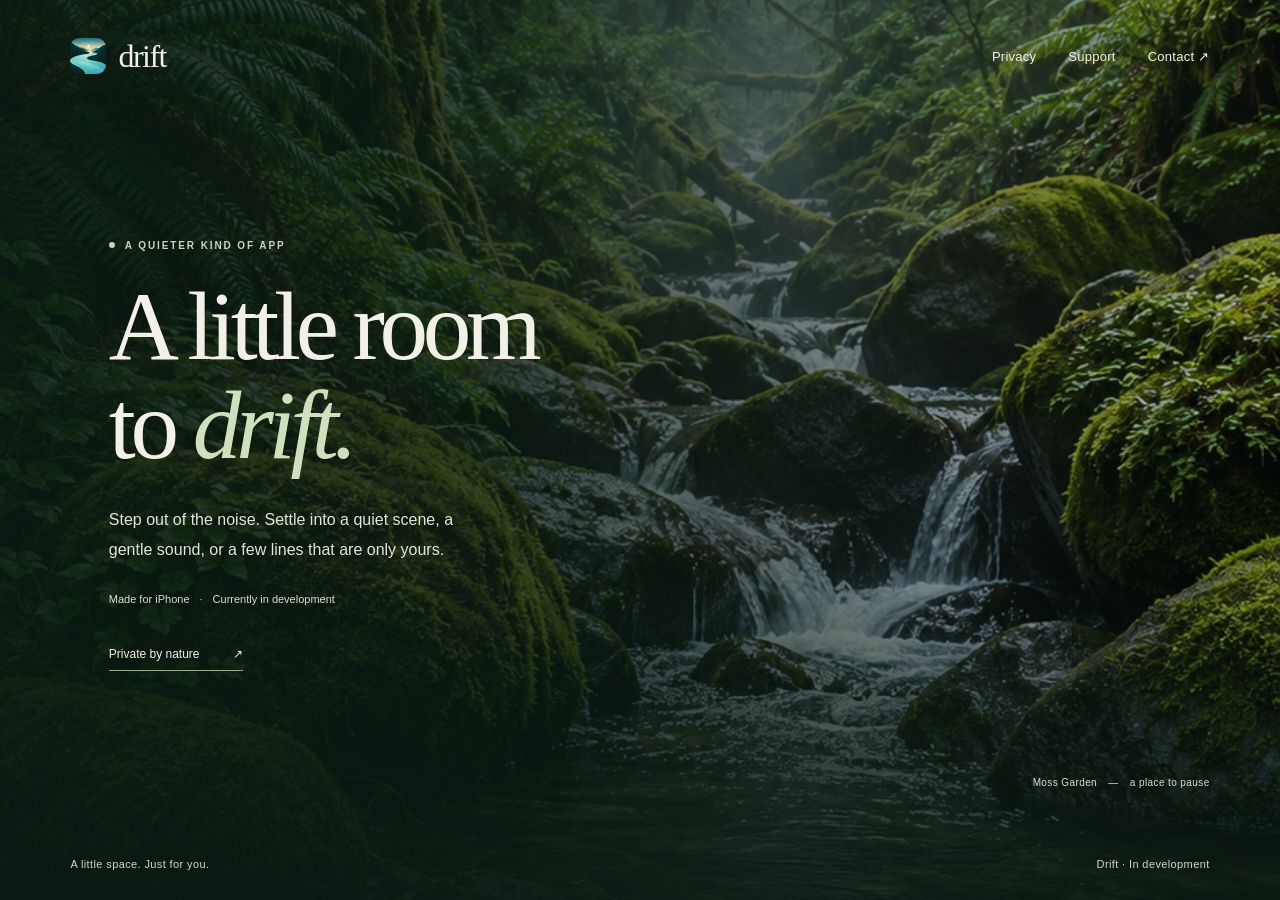
<file: index.html>
<!doctype html>
<html lang="en">
<head>
  <meta charset="utf-8">
  <meta name="viewport" content="width=device-width, initial-scale=1">
  <meta name="color-scheme" content="dark">
  <meta name="description" content="An offline calming app for iPhone. Quiet scenes, gentle sounds, and an optional private Five Lines journal. Currently in development.">
  <title>Drift — A little room to drift</title>
  <link rel="canonical" href="https://shortycorgi.github.io/drift-website/">
  <meta property="og:type" content="website">
  <meta property="og:site_name" content="Drift">
  <meta property="og:title" content="Drift — A little room to drift">
  <meta property="og:description" content="An offline calming app for iPhone. Quiet scenes, gentle sounds, and an optional private Five Lines journal. Currently in development.">
  <meta property="og:url" content="https://shortycorgi.github.io/drift-website/">
  <meta property="og:image" content="https://shortycorgi.github.io/drift-website/assets/app-icon.png">
  <meta property="og:image:alt" content="Drift app icon">
  <meta name="referrer" content="no-referrer">
  <link rel="icon" type="image/png" href="./assets/app-icon.png">
  <link rel="stylesheet" href="./styles.css?v=c49a6e7a7d03">
</head>
<body class="home">
  <a class="skip-link" href="#main">Skip to content</a>
  <header class="site-header"><a class="brand" href="./" aria-label="Drift home"><img src="./assets/app-icon.png" width="36" height="36" alt=""><span>drift</span></a><nav aria-label="Main navigation"><a href="./privacy/">Privacy</a><a href="./support/">Support</a><a href="mailto:andylam1102@gmail.com">Contact<span class="sr-only"> by email</span> <span aria-hidden="true">↗</span></a></nav></header>
  <main id="main" class="hero"><div class="hero-content"><p class="eyebrow"><span aria-hidden="true"></span> A quieter kind of app</p><h1>A little room<br>to <em>drift.</em></h1><p class="hero-description">Step out of the noise. Settle into a quiet scene, a gentle sound, or a few lines that are only yours.</p><div class="hero-details"><span>Made for iPhone</span><span aria-hidden="true">·</span><span>Currently in development</span></div><a class="text-link" href="./privacy/">Private by nature <span aria-hidden="true">↗</span></a></div><p class="scene-caption">Moss Garden <span aria-hidden="true">—</span> a place to pause</p></main>
  <footer class="site-footer"><span>A little space. Just for you.</span><span>Drift · In development</span></footer>
</body>
</html>
</file>
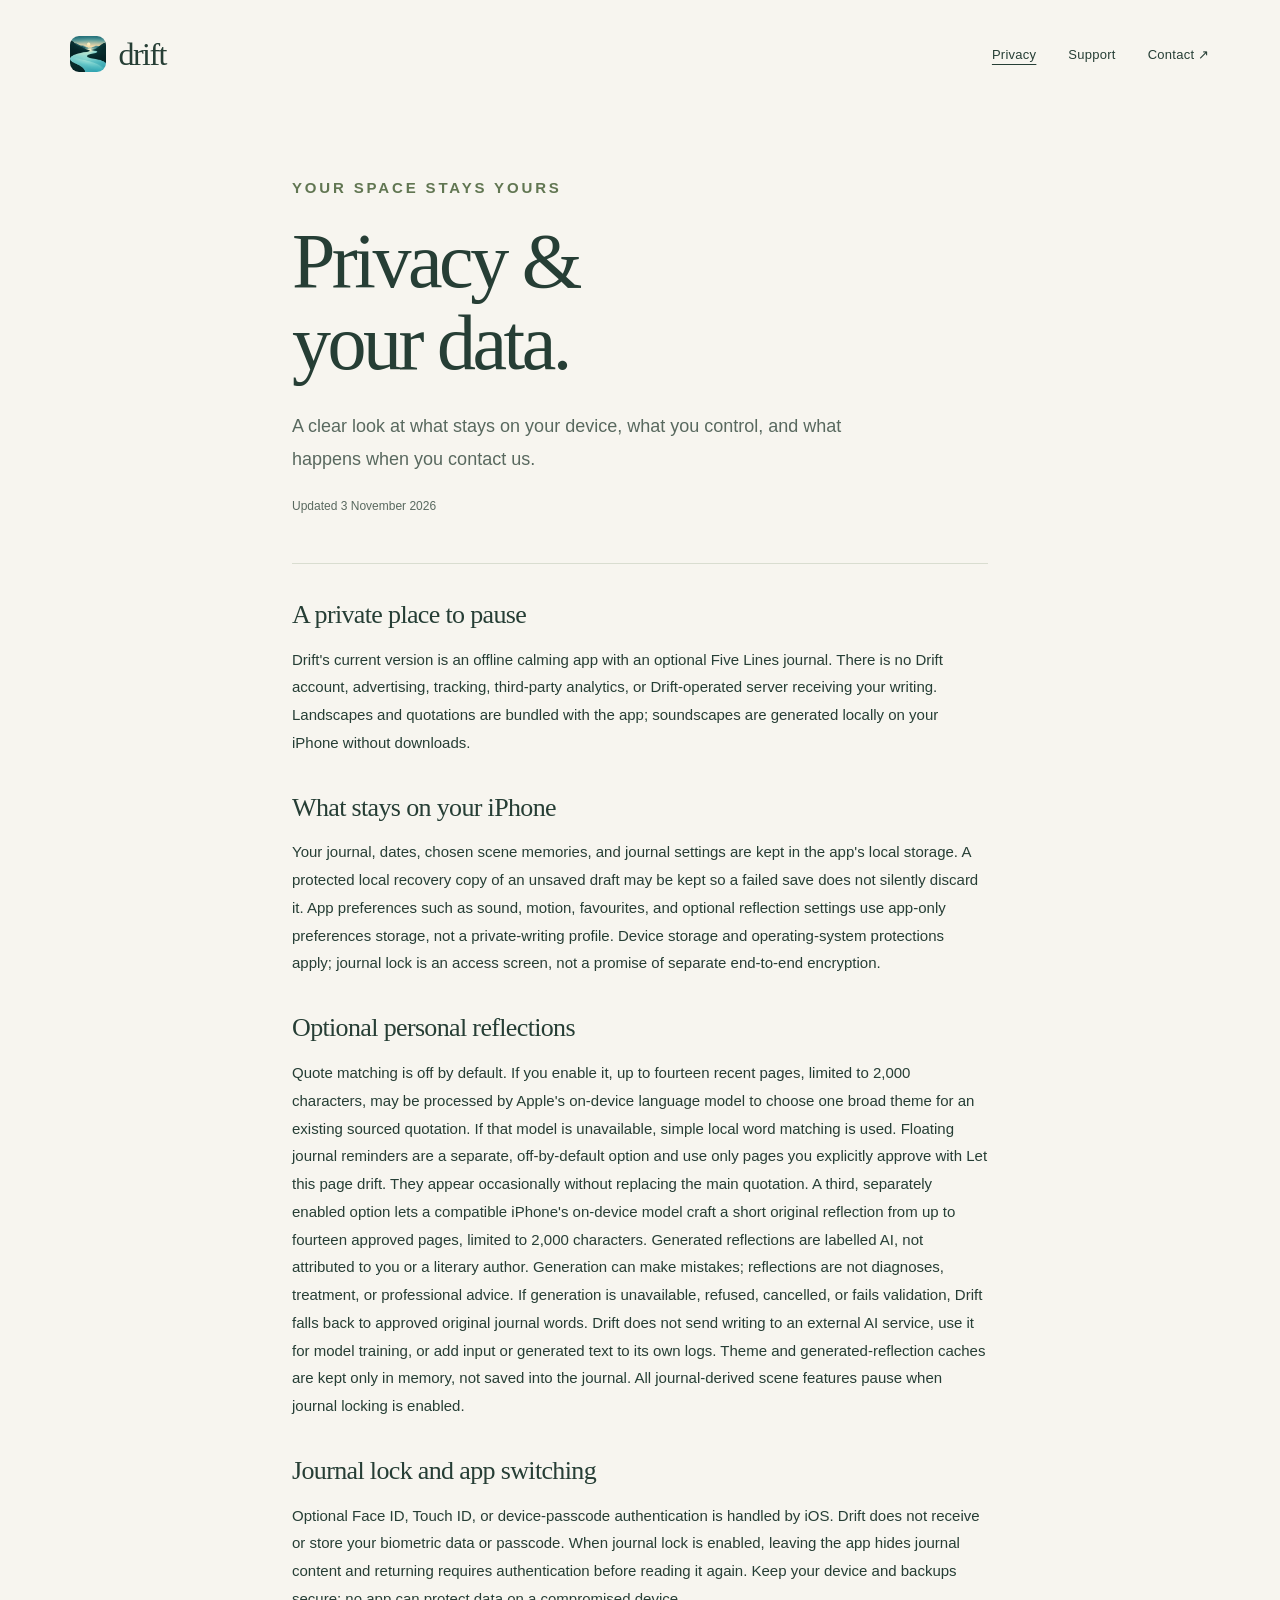
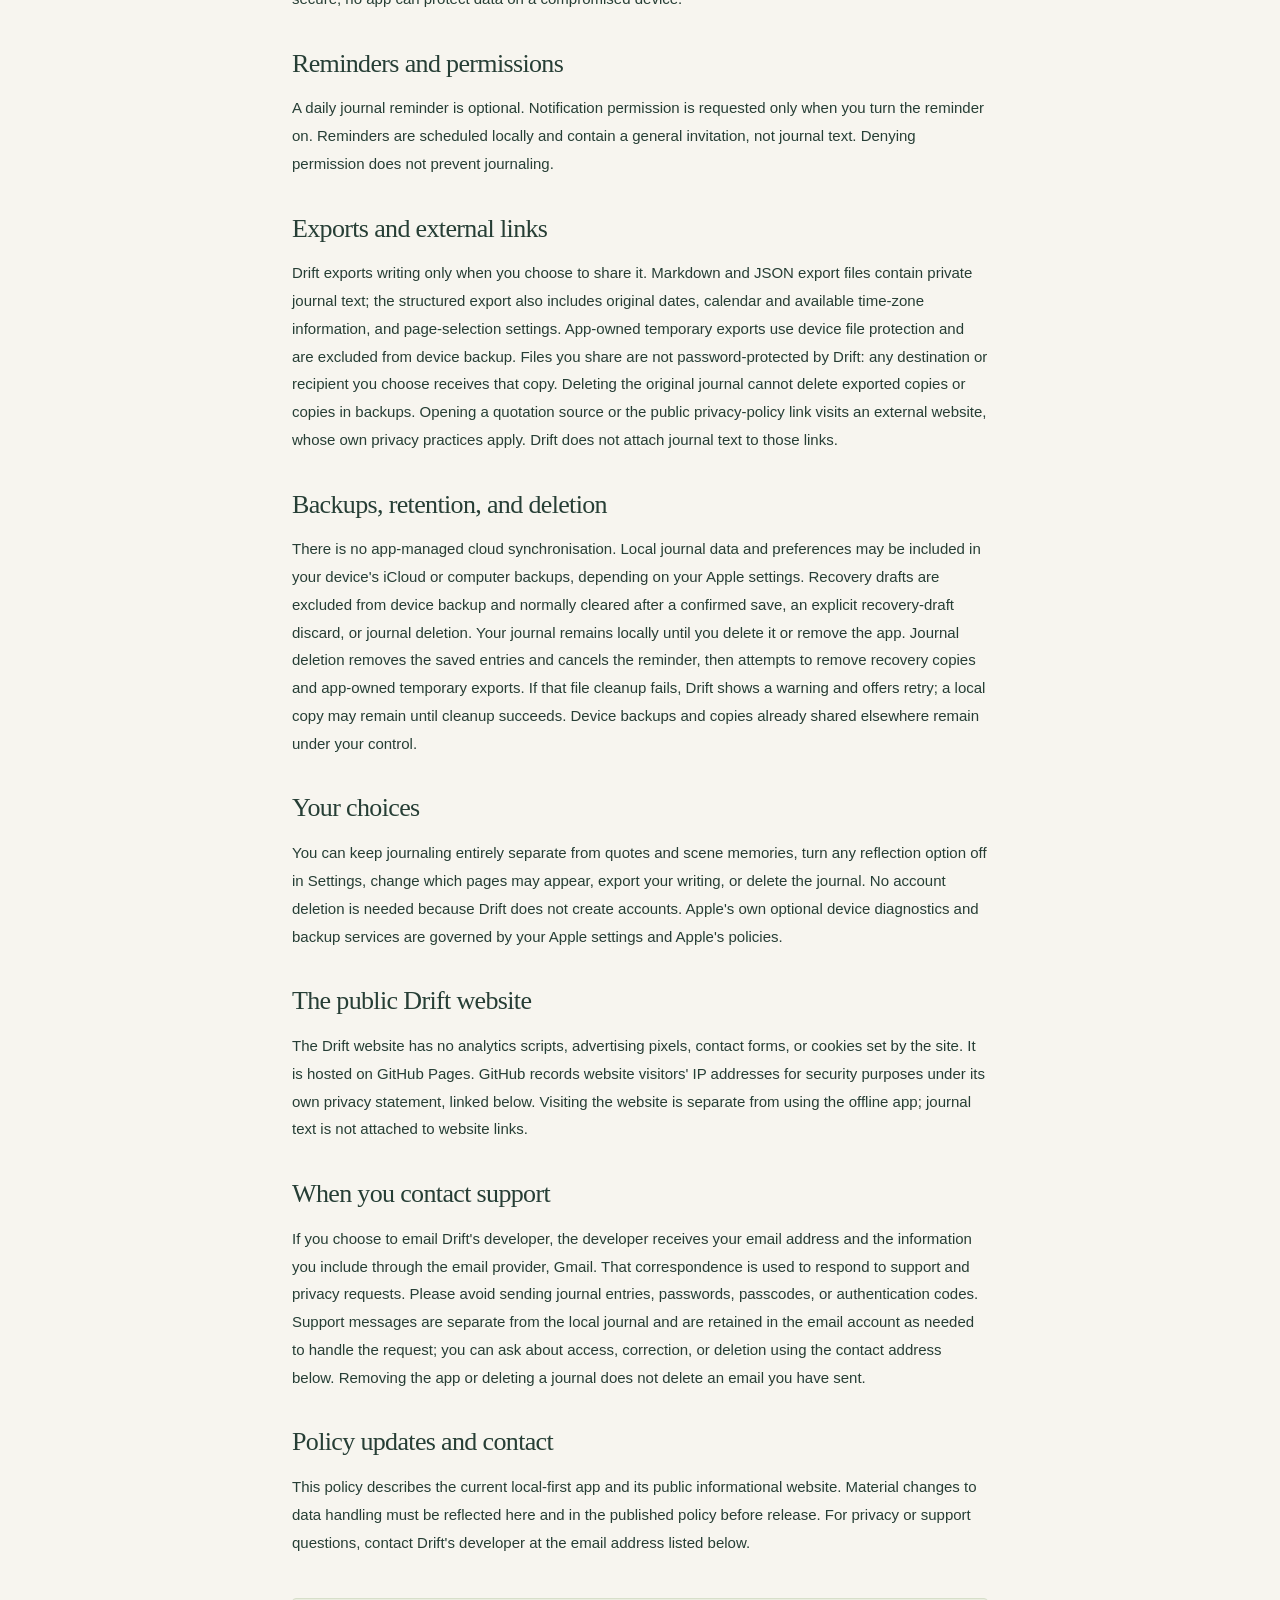
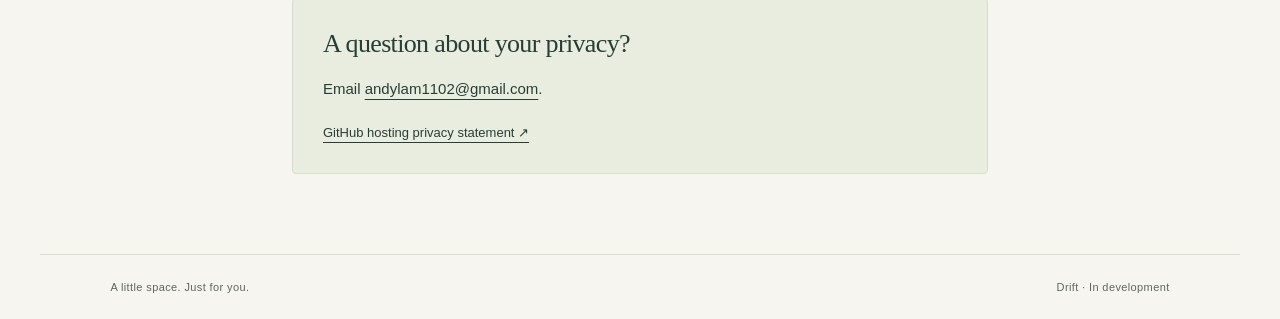
<file: privacy/index.html>
<!doctype html>
<html lang="en">
<head>
  <meta charset="utf-8">
  <meta name="viewport" content="width=device-width, initial-scale=1">
  <meta name="color-scheme" content="light">
  <meta name="description" content="How Drift handles your journal, local storage, optional reflections, and support requests. Read the current privacy policy.">
  <title>Privacy &amp; your data — Drift</title>
  <link rel="canonical" href="https://shortycorgi.github.io/drift-website/privacy/">
  <meta property="og:type" content="website">
  <meta property="og:site_name" content="Drift">
  <meta property="og:title" content="Privacy &amp; your data — Drift">
  <meta property="og:description" content="How Drift handles your journal, local storage, optional reflections, and support requests. Read the current privacy policy.">
  <meta property="og:url" content="https://shortycorgi.github.io/drift-website/privacy/">
  <meta property="og:image" content="https://shortycorgi.github.io/drift-website/assets/app-icon.png">
  <meta property="og:image:alt" content="Drift app icon">
  <meta name="referrer" content="no-referrer">
  <link rel="icon" type="image/png" href="../assets/app-icon.png">
  <link rel="stylesheet" href="../styles.css?v=c49a6e7a7d03">
</head>
<body class="document">
  <a class="skip-link" href="#main">Skip to content</a>
  <header class="site-header"><a class="brand" href="../" aria-label="Drift home"><img src="../assets/app-icon.png" width="36" height="36" alt=""><span>drift</span></a><nav aria-label="Main navigation"><a href="../privacy/" aria-current="page">Privacy</a><a href="../support/">Support</a><a href="mailto:andylam1102@gmail.com">Contact<span class="sr-only"> by email</span> <span aria-hidden="true">↗</span></a></nav></header>
  <main id="main" class="reading"><div class="page-heading"><p class="eyebrow">Your space stays yours</p><h1>Privacy &amp;<br>your data.</h1><p class="intro">A clear look at what stays on your device, what you control, and what happens when you contact us.</p><p class="updated">Updated 3 November 2026</p></div><div class="policy-sections"><section id="overview" data-policy-section="overview"><h2>A private place to pause</h2><p>Drift&#39;s current version is an offline calming app with an optional Five Lines journal. There is no Drift account, advertising, tracking, third-party analytics, or Drift-operated server receiving your writing. Landscapes and quotations are bundled with the app; soundscapes are generated locally on your iPhone without downloads.</p></section>
<section id="storage" data-policy-section="storage"><h2>What stays on your iPhone</h2><p>Your journal, dates, chosen scene memories, and journal settings are kept in the app&#39;s local storage. A protected local recovery copy of an unsaved draft may be kept so a failed save does not silently discard it. App preferences such as sound, motion, favourites, and optional reflection settings use app-only preferences storage, not a private-writing profile. Device storage and operating-system protections apply; journal lock is an access screen, not a promise of separate end-to-end encryption.</p></section>
<section id="reflections" data-policy-section="reflections"><h2>Optional personal reflections</h2><p>Quote matching is off by default. If you enable it, up to fourteen recent pages, limited to 2,000 characters, may be processed by Apple&#39;s on-device language model to choose one broad theme for an existing sourced quotation. If that model is unavailable, simple local word matching is used. Floating journal reminders are a separate, off-by-default option and use only pages you explicitly approve with Let this page drift. They appear occasionally without replacing the main quotation. A third, separately enabled option lets a compatible iPhone&#39;s on-device model craft a short original reflection from up to fourteen approved pages, limited to 2,000 characters. Generated reflections are labelled AI, not attributed to you or a literary author. Generation can make mistakes; reflections are not diagnoses, treatment, or professional advice. If generation is unavailable, refused, cancelled, or fails validation, Drift falls back to approved original journal words. Drift does not send writing to an external AI service, use it for model training, or add input or generated text to its own logs. Theme and generated-reflection caches are kept only in memory, not saved into the journal. All journal-derived scene features pause when journal locking is enabled.</p></section>
<section id="lock" data-policy-section="lock"><h2>Journal lock and app switching</h2><p>Optional Face ID, Touch ID, or device-passcode authentication is handled by iOS. Drift does not receive or store your biometric data or passcode. When journal lock is enabled, leaving the app hides journal content and returning requires authentication before reading it again. Keep your device and backups secure; no app can protect data on a compromised device.</p></section>
<section id="reminders" data-policy-section="reminders"><h2>Reminders and permissions</h2><p>A daily journal reminder is optional. Notification permission is requested only when you turn the reminder on. Reminders are scheduled locally and contain a general invitation, not journal text. Denying permission does not prevent journaling.</p></section>
<section id="sharing" data-policy-section="sharing"><h2>Exports and external links</h2><p>Drift exports writing only when you choose to share it. Markdown and JSON export files contain private journal text; the structured export also includes original dates, calendar and available time-zone information, and page-selection settings. App-owned temporary exports use device file protection and are excluded from device backup. Files you share are not password-protected by Drift: any destination or recipient you choose receives that copy. Deleting the original journal cannot delete exported copies or copies in backups. Opening a quotation source or the public privacy-policy link visits an external website, whose own privacy practices apply. Drift does not attach journal text to those links.</p></section>
<section id="backups" data-policy-section="backups"><h2>Backups, retention, and deletion</h2><p>There is no app-managed cloud synchronisation. Local journal data and preferences may be included in your device&#39;s iCloud or computer backups, depending on your Apple settings. Recovery drafts are excluded from device backup and normally cleared after a confirmed save, an explicit recovery-draft discard, or journal deletion. Your journal remains locally until you delete it or remove the app. Journal deletion removes the saved entries and cancels the reminder, then attempts to remove recovery copies and app-owned temporary exports. If that file cleanup fails, Drift shows a warning and offers retry; a local copy may remain until cleanup succeeds. Device backups and copies already shared elsewhere remain under your control.</p></section>
<section id="control" data-policy-section="control"><h2>Your choices</h2><p>You can keep journaling entirely separate from quotes and scene memories, turn any reflection option off in Settings, change which pages may appear, export your writing, or delete the journal. No account deletion is needed because Drift does not create accounts. Apple&#39;s own optional device diagnostics and backup services are governed by your Apple settings and Apple&#39;s policies.</p></section>
<section id="website" data-policy-section="website"><h2>The public Drift website</h2><p>The Drift website has no analytics scripts, advertising pixels, contact forms, or cookies set by the site. It is hosted on GitHub Pages. GitHub records website visitors&#39; IP addresses for security purposes under its own privacy statement, linked below. Visiting the website is separate from using the offline app; journal text is not attached to website links.</p></section>
<section id="support" data-policy-section="support"><h2>When you contact support</h2><p>If you choose to email Drift&#39;s developer, the developer receives your email address and the information you include through the email provider, Gmail. That correspondence is used to respond to support and privacy requests. Please avoid sending journal entries, passwords, passcodes, or authentication codes. Support messages are separate from the local journal and are retained in the email account as needed to handle the request; you can ask about access, correction, or deletion using the contact address below. Removing the app or deleting a journal does not delete an email you have sent.</p></section>
<section id="changes" data-policy-section="changes"><h2>Policy updates and contact</h2><p>This policy describes the current local-first app and its public informational website. Material changes to data handling must be reflected here and in the published policy before release. For privacy or support questions, contact Drift&#39;s developer at the email address listed below.</p></section></div><aside class="contact-panel" aria-label="Privacy contact"><h2>A question about your privacy?</h2><p>Email <a href="mailto:andylam1102@gmail.com">andylam1102@gmail.com</a>.</p><p class="small"><a href="https://docs.github.com/en/site-policy/privacy-policies/github-general-privacy-statement" rel="noreferrer">GitHub hosting privacy statement <span aria-hidden="true">↗</span></a></p></aside></main>
  <footer class="site-footer"><span>A little space. Just for you.</span><span>Drift · In development</span></footer>
</body>
</html>
</file>
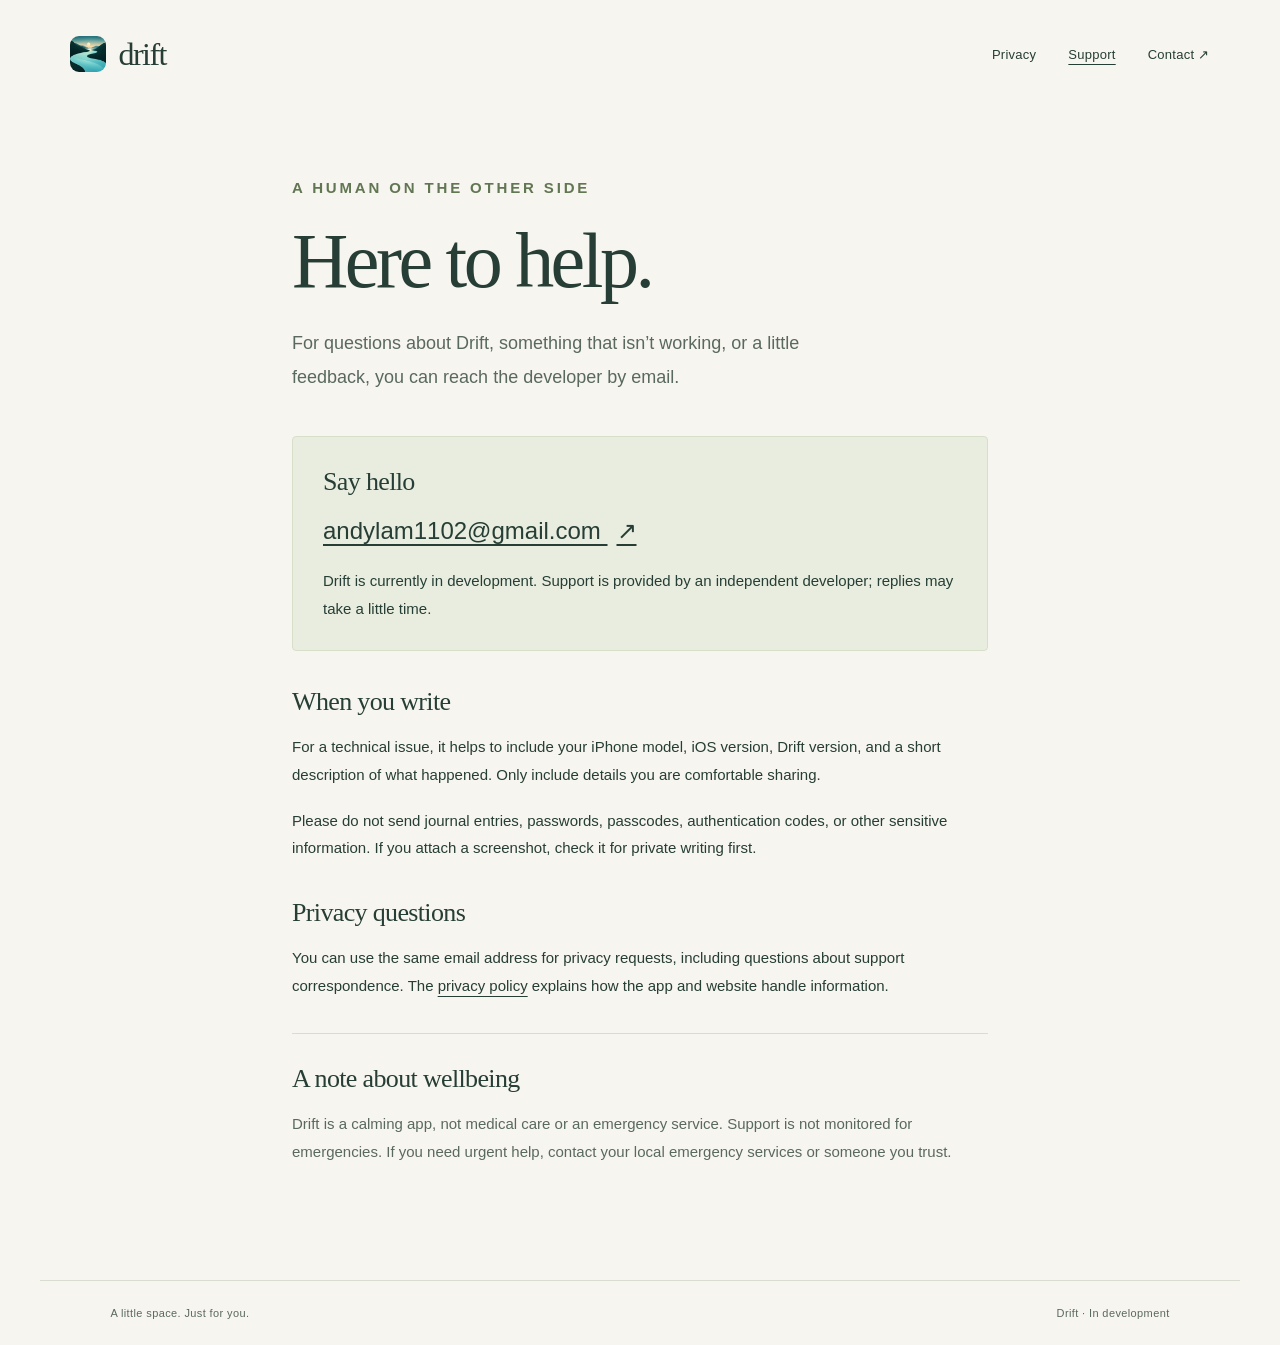
<file: support/index.html>
<!doctype html>
<html lang="en">
<head>
  <meta charset="utf-8">
  <meta name="viewport" content="width=device-width, initial-scale=1">
  <meta name="color-scheme" content="light">
  <meta name="description" content="Contact the developer for help with Drift, feedback, or privacy questions. Please do not send journal entries or sensitive information.">
  <title>Support — Drift</title>
  <link rel="canonical" href="https://shortycorgi.github.io/drift-website/support/">
  <meta property="og:type" content="website">
  <meta property="og:site_name" content="Drift">
  <meta property="og:title" content="Support — Drift">
  <meta property="og:description" content="Contact the developer for help with Drift, feedback, or privacy questions. Please do not send journal entries or sensitive information.">
  <meta property="og:url" content="https://shortycorgi.github.io/drift-website/support/">
  <meta property="og:image" content="https://shortycorgi.github.io/drift-website/assets/app-icon.png">
  <meta property="og:image:alt" content="Drift app icon">
  <meta name="referrer" content="no-referrer">
  <link rel="icon" type="image/png" href="../assets/app-icon.png">
  <link rel="stylesheet" href="../styles.css?v=c49a6e7a7d03">
</head>
<body class="document">
  <a class="skip-link" href="#main">Skip to content</a>
  <header class="site-header"><a class="brand" href="../" aria-label="Drift home"><img src="../assets/app-icon.png" width="36" height="36" alt=""><span>drift</span></a><nav aria-label="Main navigation"><a href="../privacy/">Privacy</a><a href="../support/" aria-current="page">Support</a><a href="mailto:andylam1102@gmail.com">Contact<span class="sr-only"> by email</span> <span aria-hidden="true">↗</span></a></nav></header>
  <main id="main" class="reading support-page"><div class="page-heading"><p class="eyebrow">A human on the other side</p><h1>Here to help.</h1><p class="intro">For questions about Drift, something that isn’t working, or a little feedback, you can reach the developer by email.</p></div><section class="contact-panel"><h2>Say hello</h2><a class="email-link" href="mailto:andylam1102@gmail.com">andylam1102@gmail.com <span aria-hidden="true">↗</span></a><p>Drift is currently in development. Support is provided by an independent developer; replies may take a little time.</p></section><section><h2>When you write</h2><p>For a technical issue, it helps to include your iPhone model, iOS version, Drift version, and a short description of what happened. Only include details you are comfortable sharing.</p><p>Please do not send journal entries, passwords, passcodes, authentication codes, or other sensitive information. If you attach a screenshot, check it for private writing first.</p></section><section><h2>Privacy questions</h2><p>You can use the same email address for privacy requests, including questions about support correspondence. The <a href="../privacy/">privacy policy</a> explains how the app and website handle information.</p></section><section class="quiet-note"><h2>A note about wellbeing</h2><p>Drift is a calming app, not medical care or an emergency service. Support is not monitored for emergencies. If you need urgent help, contact your local emergency services or someone you trust.</p></section></main>
  <footer class="site-footer"><span>A little space. Just for you.</span><span>Drift · In development</span></footer>
</body>
</html>
</file>
<file: styles.css>
:root{--cream:#f3f0e7;--paper:#f7f5ef;--ink:#263e35;--muted:#59695f;--sage:#c7d6b7;--line:#d9ddd0;font-family:-apple-system,BlinkMacSystemFont,"Segoe UI",sans-serif;font-synthesis:none;color:var(--ink);background:var(--paper)}*{box-sizing:border-box}html{scroll-behavior:smooth}body{margin:0}a{color:inherit;text-underline-offset:5px}a:hover{text-decoration-thickness:2px}a:focus-visible{outline:3px solid #779b5d;outline-offset:6px;border-radius:2px}.skip-link{position:absolute;top:12px;left:20px;padding:12px 18px;color:#142c22;background:var(--cream);z-index:10;transform:translateY(-180%)}.skip-link:focus{transform:translateY(0)}.site-header{display:flex;align-items:center;justify-content:space-between;gap:24px;padding:32px 5.5%;position:relative;z-index:2}.brand{min-height:44px;display:inline-flex;align-items:center;gap:12px;text-decoration:none;font:32px Georgia,"Times New Roman",serif;letter-spacing:-1.5px}.brand img{border-radius:9px;object-fit:cover}.site-header nav{display:flex;gap:32px;font-size:13px;font-weight:500;letter-spacing:.02em}.site-header nav a{min-height:44px;display:inline-flex;align-items:center;text-decoration:none}.site-header nav a:hover,.site-header nav a[aria-current]{text-decoration:underline}.site-header nav span{margin-left:4px}.site-footer{display:flex;justify-content:space-between;gap:20px;padding:26px 5.5%;font-size:11px;letter-spacing:.035em;color:var(--muted)}.home{min-height:100svh;background:#12261d;color:var(--cream);position:relative;isolation:isolate}.home:before{content:"";position:absolute;inset:0;z-index:-2;background:url("./assets/moss-garden.jpg") center 52%/cover no-repeat}.home:after{content:"";position:absolute;inset:0;z-index:-1;background:linear-gradient(90deg,rgba(10,26,18,.89) 0%,rgba(10,26,18,.77) 38%,rgba(10,26,18,.23) 100%),linear-gradient(0deg,rgba(10,26,18,.8),transparent 35%)}.home .site-header{padding-top:34px}.home .site-footer{color:#d0d7c9}.home a:focus-visible{outline-color:var(--sage)}.hero{min-height:calc(100svh - 178px);padding:10vh 8.5% 60px;display:flex;flex-direction:column;justify-content:center;position:relative}.hero-content{max-width:630px;padding-bottom:7vh}.eyebrow{text-transform:uppercase;font-size:10px;font-weight:600;letter-spacing:.19em;line-height:1.5;margin:0 0 24px}.hero .eyebrow{color:var(--sage);display:flex;align-items:center;gap:10px}.hero .eyebrow span{width:6px;height:6px;background:var(--sage);border-radius:50%}h1,h2{font-family:Georgia,"Times New Roman",serif;font-weight:400}h1{font-size:clamp(66px,7.6vw,112px);line-height:1.02;letter-spacing:-.055em;margin:0 0 30px}.hero h1 em{font-weight:400;color:#d0dfbd}.hero-description{max-width:370px;font-size:16px;line-height:1.85;color:#e2e6d8;margin:0 0 26px}.hero-details{display:flex;flex-wrap:wrap;gap:10px;font-size:11px;color:#d7dfcc;line-height:1.6}.text-link{display:inline-block;margin-top:39px;font-size:12px;text-decoration:none;border-bottom:1px solid #9bad8d;padding:0 0 9px}.text-link span{margin-left:30px}.scene-caption{position:absolute;right:5.5%;bottom:34px;font-size:10px;letter-spacing:.04em;color:#d7dfcc}.scene-caption span{margin:0 8px}.reading{max-width:760px;padding:66px 32px 80px;margin:0 auto}.page-heading{padding-bottom:28px;margin-bottom:25px;border-bottom:1px solid var(--line)}.page-heading .eyebrow{color:#617652}.reading h1{font-size:clamp(52px,7vw,78px);letter-spacing:-.045em;line-height:1.06;margin-bottom:25px}.intro{font-size:18px;line-height:1.75;color:var(--muted);max-width:570px}.updated{margin:28px 0 3px;font-size:12px;color:var(--muted)}.reading section{margin:34px 0}.reading h2{font-size:26px;line-height:1.3;letter-spacing:-.025em;margin:0 0 14px}.reading p{font-size:15px;line-height:1.85;margin:0 0 18px}.reading .intro{font-size:18px}.reading .updated{font-size:12px}.reading .contact-panel{padding:28px 30px;background:#e9eddf;border:1px solid #d7dfca;border-radius:4px;margin-top:42px}.contact-panel p:last-child{margin-bottom:0}.reading .small{font-size:13px;margin-top:18px}.support-page{max-width:760px}.support-page .page-heading{border:0;padding-bottom:0;margin-bottom:24px}.email-link{display:inline-block;font-size:clamp(17px,3.2vw,24px);line-height:1.5;margin-bottom:18px;overflow-wrap:anywhere}.email-link span{margin-left:9px}.quiet-note{border-top:1px solid var(--line);padding-top:28px}.quiet-note p{color:var(--muted)}.document .site-footer{border-top:1px solid var(--line);max-width:1200px;margin:auto}.sr-only{position:absolute;width:1px;height:1px;padding:0;overflow:hidden;clip:rect(0,0,0,0);white-space:nowrap;border:0}@media(min-width:1400px){.home:before{background-position:center 56%}.hero{padding-left:12%}}@media(max-width:640px){.site-header{padding:24px 6%;gap:14px}.brand{font-size:28px;gap:8px}.brand img{width:30px;height:30px;border-radius:8px}.site-header nav{gap:16px;font-size:11px}.site-header nav span{margin-left:0}.home .site-header{padding-top:26px}.hero{min-height:calc(100svh - 155px);padding:12vh 8% 80px;justify-content:flex-start}.hero-content{padding-bottom:30px}h1{font-size:76px}.hero-description{font-size:15px;max-width:310px}.home:after{background:linear-gradient(90deg,rgba(10,26,18,.86),rgba(10,26,18,.48)),linear-gradient(0deg,rgba(10,26,18,.8),transparent 65%)}.scene-caption{right:8%;bottom:28px;font-size:9px}.site-footer{padding:23px 6%;font-size:9px;gap:12px}.reading{padding:43px 24px 50px}.reading h1{font-size:57px}.reading .intro{font-size:17px}.reading h2{font-size:24px}.reading .contact-panel{padding:24px 22px}.eyebrow{font-size:9px;letter-spacing:.16em}}@media(max-width:360px){.site-header nav{gap:11px}.brand{font-size:25px}.brand img{display:none}h1{font-size:65px}.hero-details{font-size:10px;gap:7px}.site-footer{font-size:8px}}@media(prefers-reduced-motion:reduce){html{scroll-behavior:auto}*{animation:none!important;transition:none!important}}
</file>
